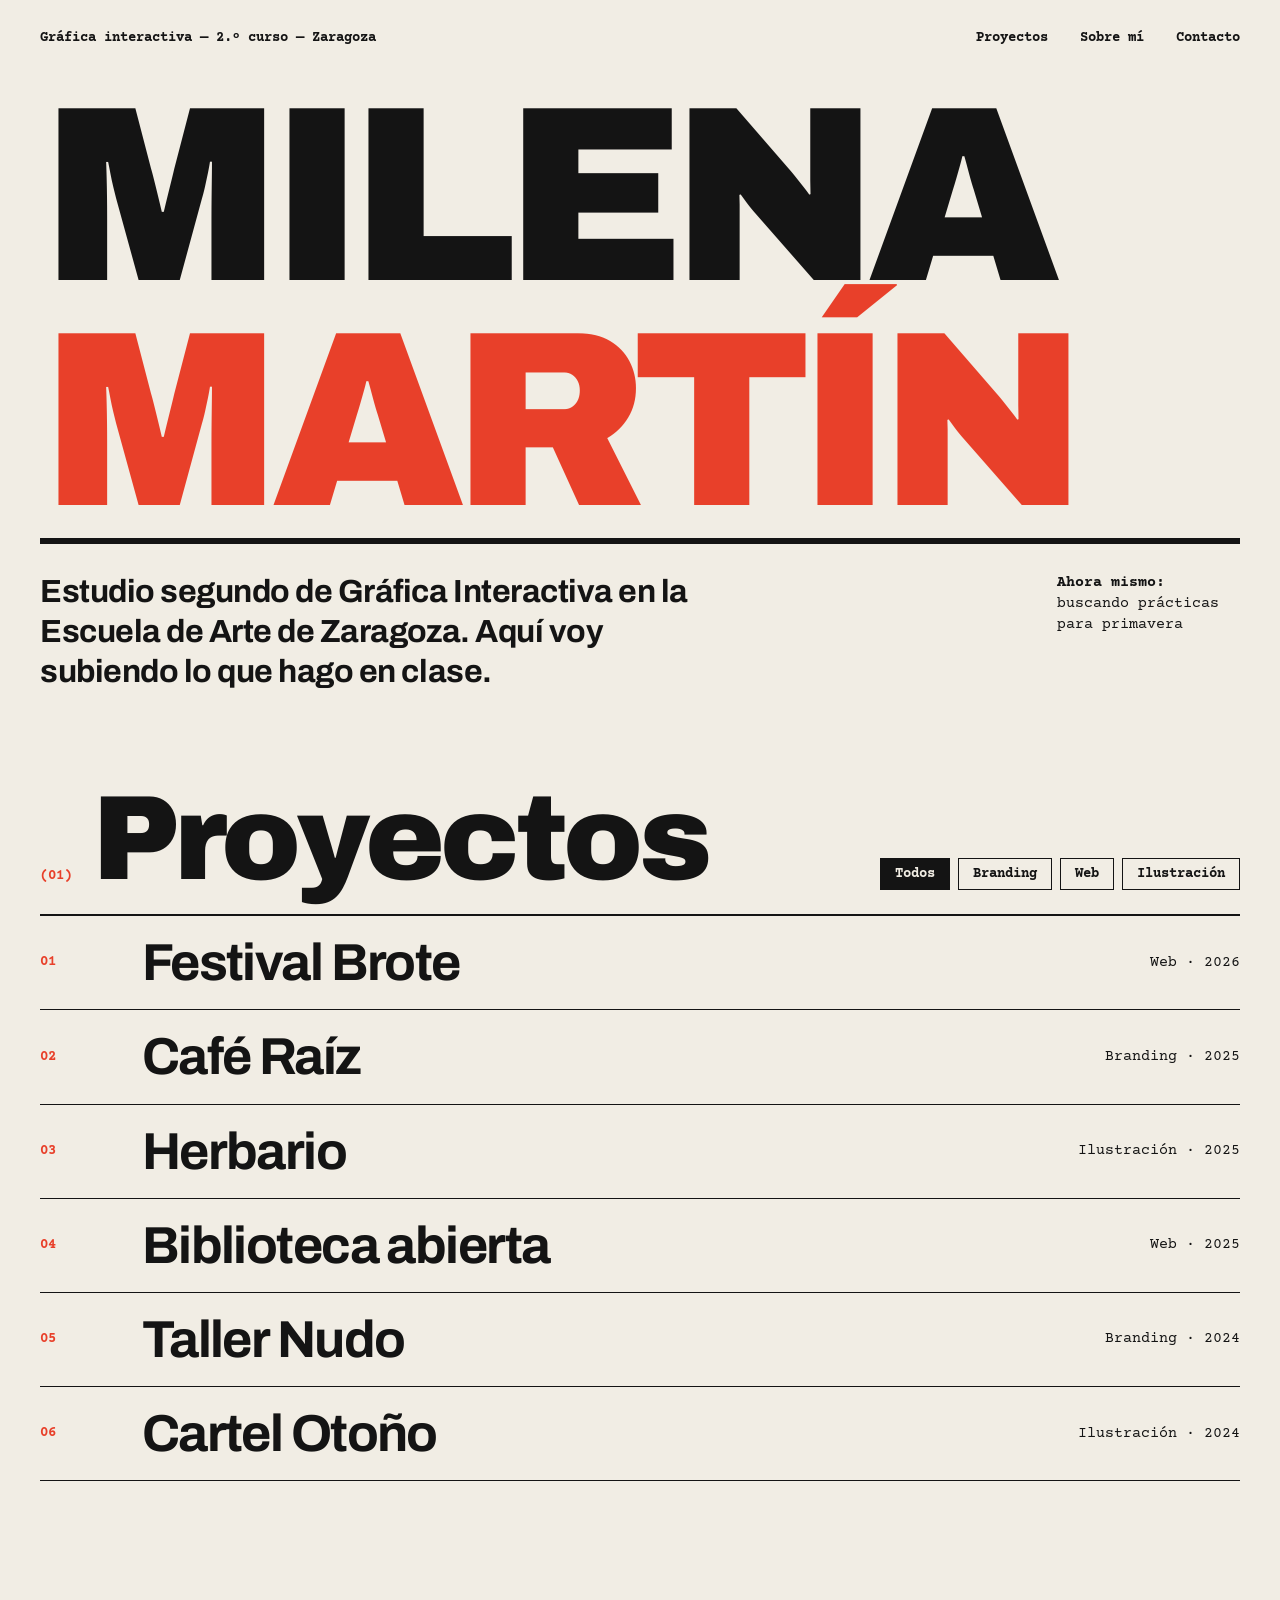
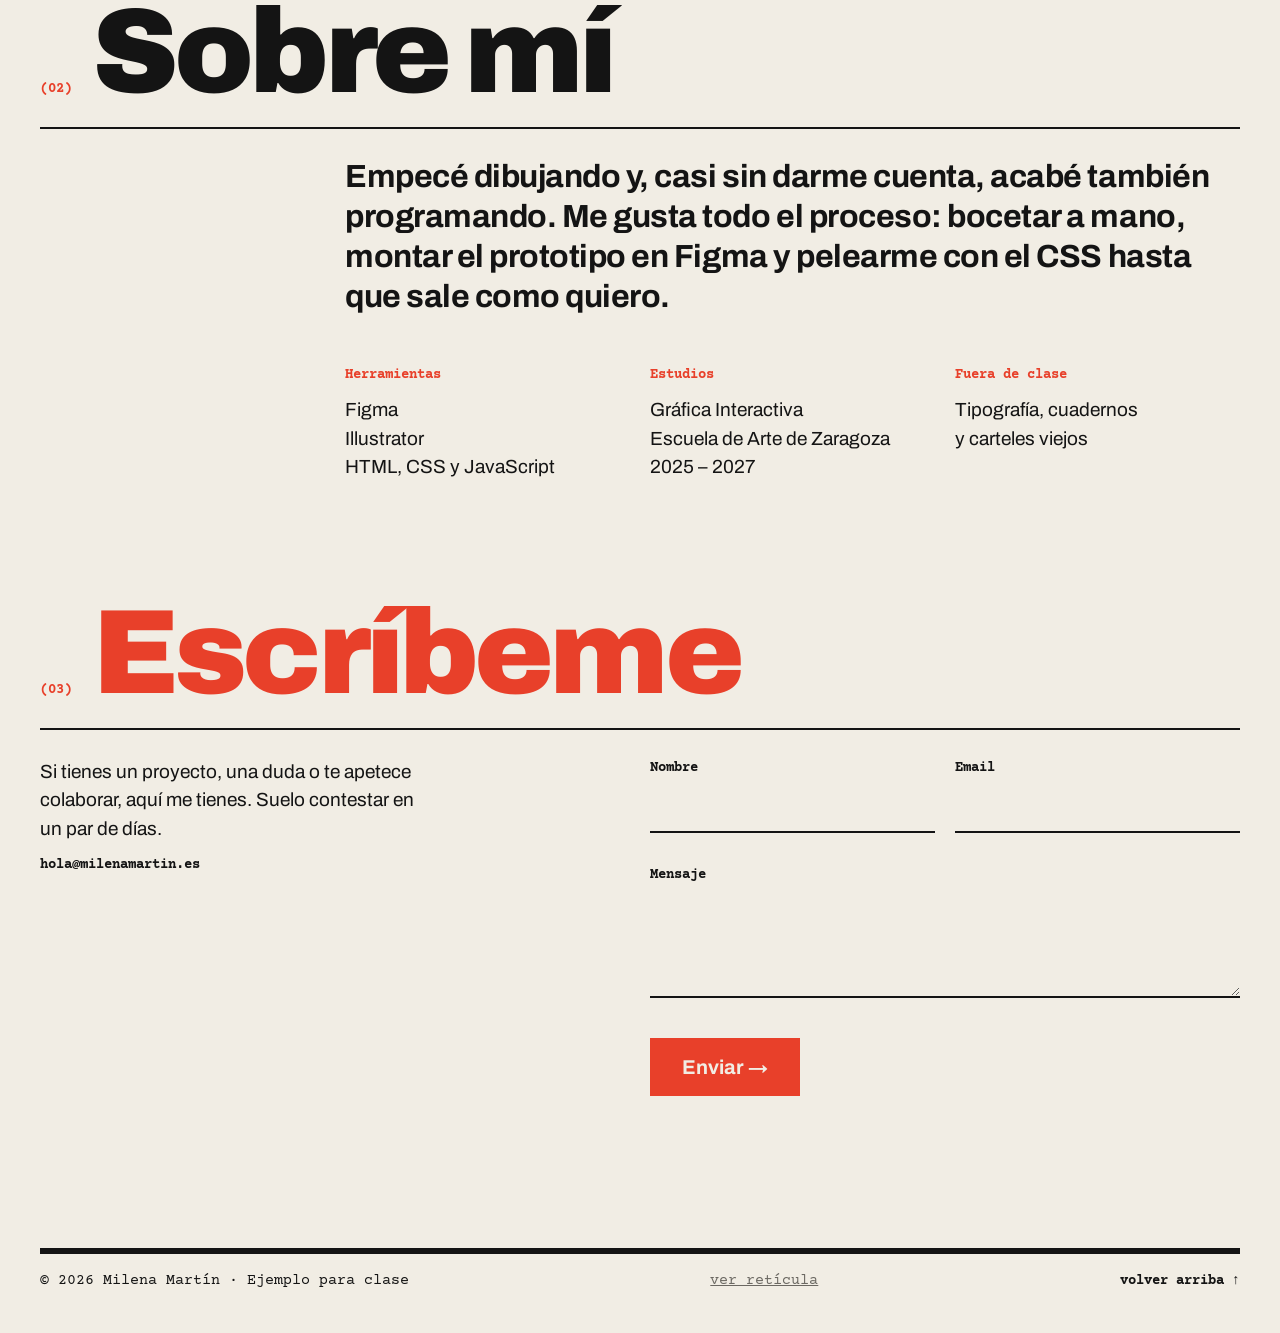
<file: index.html>
<!DOCTYPE html>
<html lang="es">
<head>
  <meta charset="UTF-8">
  <meta name="viewport" content="width=device-width, initial-scale=1.0">
  <title>Milena Martín · Gráfica interactiva</title>
  <meta name="description" content="Portfolio de Milena Martín, estudiante de Gráfica Interactiva en Zaragoza.">

  <link rel="preconnect" href="https://fonts.googleapis.com">
  <link rel="preconnect" href="https://fonts.gstatic.com" crossorigin>
  <link href="https://fonts.googleapis.com/css2?family=Archivo:wght@400;700;900&family=Courier+Prime:wght@400;700&display=swap" rel="stylesheet">

  <link rel="stylesheet" href="css/estilos.css">
</head>
<body>

  <header class="cabecera" id="inicio">
    <p class="meta-fuerte"><span class="solo-grande">Gráfica interactiva — </span>2.º curso<span class="solo-grande"> — Zaragoza</span></p>
    <nav class="menu">
      <a href="#proyectos">Proyectos</a>
      <a href="#sobre-mi">Sobre mí</a>
      <a href="#contacto">Contacto</a>
    </nav>
  </header>

  <main>

    <!-- portada -->
    <section class="portada">
      <h1 class="nombre">Milena <span>Martín</span></h1>

      <div class="reticula intro">
        <p class="entradilla">
          Estudio segundo de Gráfica Interactiva en la Escuela de Arte
          de Zaragoza. Aquí voy subiendo lo que hago en clase.
        </p>
        <p class="ahora">
          <strong>Ahora mismo:</strong><br>
          buscando prácticas<br>para primavera
        </p>
      </div>
    </section>

    <!-- proyectos -->
    <section class="seccion" id="proyectos">
      <div class="titulo-seccion">
        <h2><span class="numero">(01)</span> Proyectos</h2>

        <div class="filtros">
          <button class="filtro activo" data-filtro="todos">Todos</button>
          <button class="filtro" data-filtro="branding">Branding</button>
          <button class="filtro" data-filtro="web">Web</button>
          <button class="filtro" data-filtro="ilustracion">Ilustración</button>
        </div>
      </div>

      <ol class="indice">
        <li class="fila" data-categoria="web" data-color="rojo" data-pie="la portada de Brote">
          <a href="proyecto.html">
            <span class="numero">01</span>
            <span class="titulo">Festival Brote</span>
            <span class="datos">Web · 2026</span>
          </a>
        </li>
        <li class="fila" data-categoria="branding" data-color="tinta" data-pie="logo y tazas">
          <a href="#proyectos">
            <span class="numero">02</span>
            <span class="titulo">Café Raíz</span>
            <span class="datos">Branding · 2025</span>
          </a>
        </li>
        <li class="fila" data-categoria="ilustracion" data-color="hueco" data-pie="lámina 14, el tomillo">
          <a href="#proyectos">
            <span class="numero">03</span>
            <span class="titulo">Herbario</span>
            <span class="datos">Ilustración · 2025</span>
          </a>
        </li>
        <li class="fila" data-categoria="web" data-color="tinta" data-pie="pantalla de reservas">
          <a href="#proyectos">
            <span class="numero">04</span>
            <span class="titulo">Biblioteca abierta</span>
            <span class="datos">Web · 2025</span>
          </a>
        </li>
        <li class="fila" data-categoria="branding" data-color="rojo" data-pie="etiquetas cosidas">
          <a href="#proyectos">
            <span class="numero">05</span>
            <span class="titulo">Taller Nudo</span>
            <span class="datos">Branding · 2024</span>
          </a>
        </li>
        <li class="fila" data-categoria="ilustracion" data-color="hueco" data-pie="el cartel en la puerta">
          <a href="#proyectos">
            <span class="numero">06</span>
            <span class="titulo">Cartel Otoño</span>
            <span class="datos">Ilustración · 2024</span>
          </a>
        </li>
      </ol>

      <div class="vista-previa" aria-hidden="true"><span></span></div>
    </section>

    <!-- sobre mí -->
    <section class="seccion" id="sobre-mi">
      <div class="titulo-seccion">
        <h2><span class="numero">(02)</span> Sobre mí</h2>
      </div>

      <div class="reticula">
        <p class="entradilla sobre-texto">
          Empecé dibujando y, casi sin darme cuenta, acabé también programando.
          Me gusta todo el proceso: bocetar a mano, montar el prototipo en Figma
          y pelearme con el CSS hasta que sale como quiero.
        </p>

        <div class="dato">
          <h3>Herramientas</h3>
          <p>Figma<br>Illustrator<br>HTML, CSS y JavaScript</p>
        </div>
        <div class="dato">
          <h3>Estudios</h3>
          <p>Gráfica Interactiva<br>Escuela de Arte de Zaragoza<br>2025 – 2027</p>
        </div>
        <div class="dato">
          <h3>Fuera de clase</h3>
          <p>Tipografía, cuadernos<br>y carteles viejos</p>
        </div>
      </div>
    </section>

    <!-- contacto -->
    <section class="seccion" id="contacto">
      <div class="titulo-seccion">
        <h2 class="rojo"><span class="numero">(03)</span> Escríbeme</h2>
      </div>

      <div class="reticula">
        <div class="contacto-texto">
          <p>Si tienes un proyecto, una duda o te apetece colaborar, aquí me tienes. Suelo contestar en un par de días.</p>
          <p class="meta-fuerte">hola@milenamartin.es</p>
        </div>

        <form class="formulario">
          <div class="campo">
            <label for="nombre">Nombre</label>
            <input type="text" id="nombre" name="nombre" required>
          </div>
          <div class="campo">
            <label for="email">Email</label>
            <input type="email" id="email" name="email" required>
          </div>
          <div class="campo campo-ancho">
            <label for="mensaje">Mensaje</label>
            <textarea id="mensaje" name="mensaje" rows="3" required></textarea>
          </div>
          <button type="submit" class="boton">Enviar →</button>
          <p class="aviso" role="status"></p>
        </form>
      </div>
    </section>

  </main>

  <footer class="pie">
    <p>© <span id="anio"></span> Milena Martín · Ejemplo para clase</p>
    <button class="ver-reticula" type="button">ver retícula</button>
    <a href="#inicio" class="meta-fuerte">volver arriba ↑</a>
  </footer>

  <div class="columnas" aria-hidden="true">
    <span></span><span></span><span></span><span></span><span></span><span></span>
    <span></span><span></span><span></span><span></span><span></span><span></span>
  </div>

  <script src="js/script.js"></script>
</body>
</html>
</file>
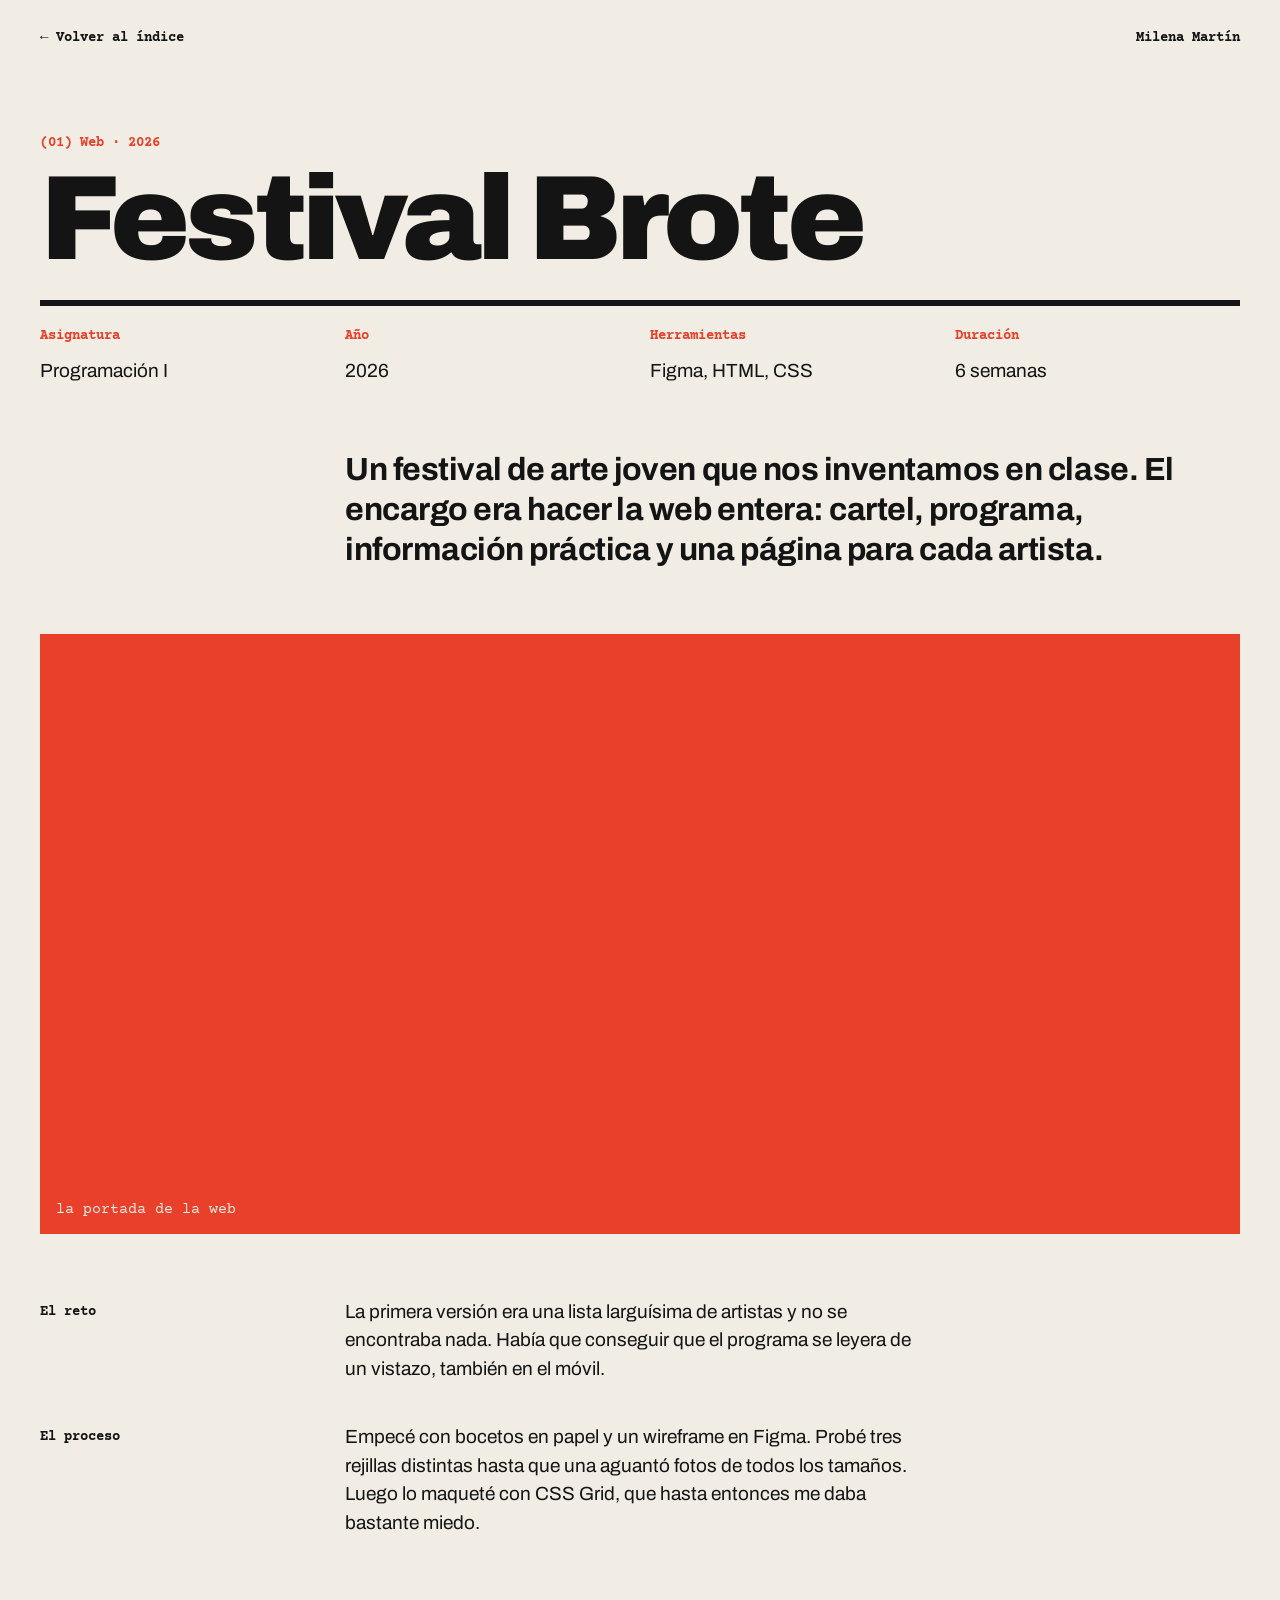
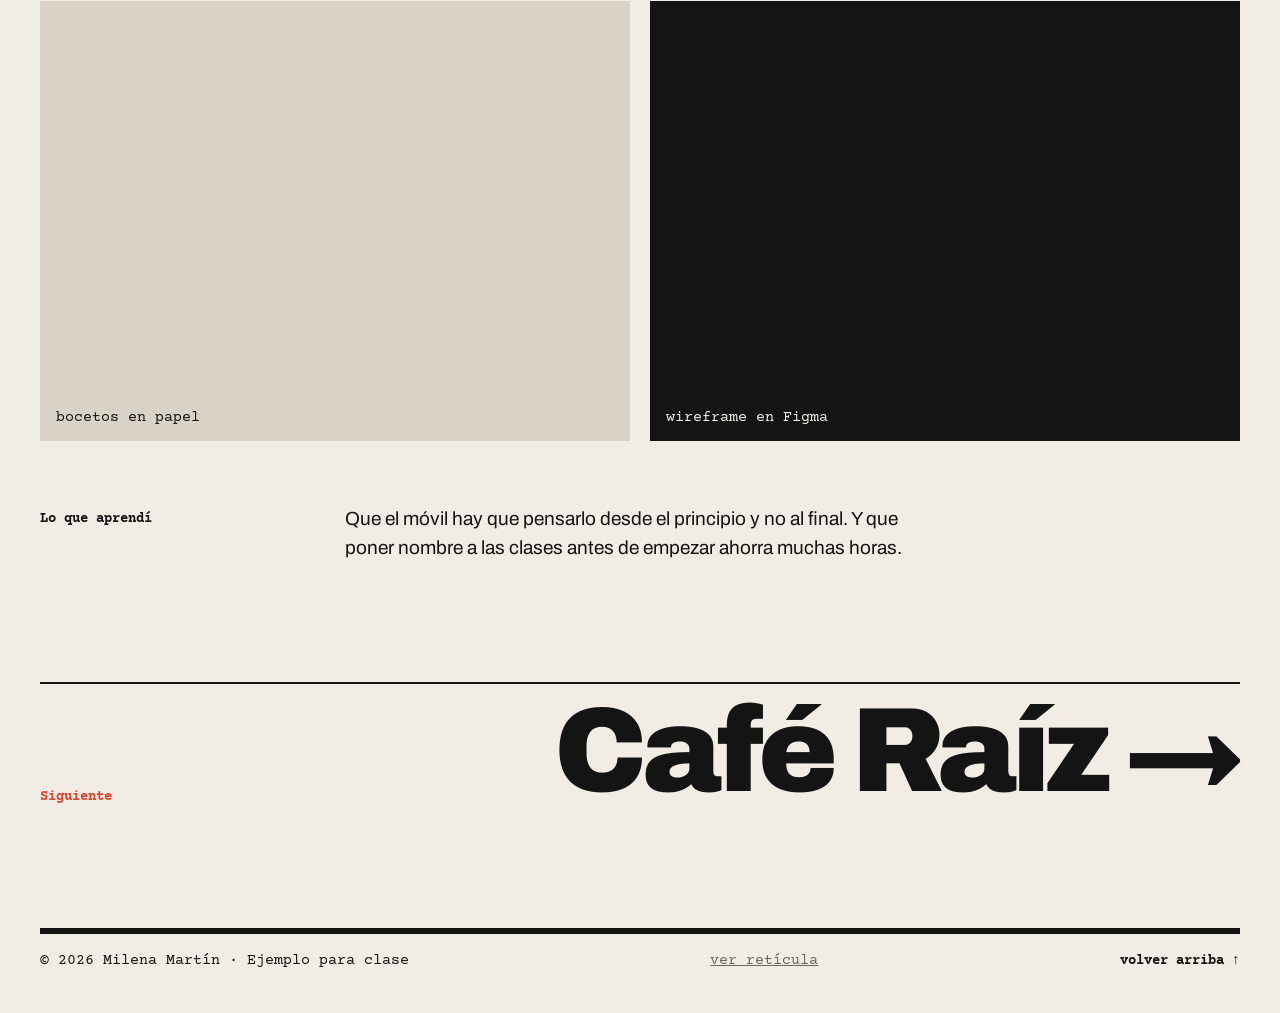
<file: proyecto.html>
<!DOCTYPE html>
<html lang="es">
<head>
  <meta charset="UTF-8">
  <meta name="viewport" content="width=device-width, initial-scale=1.0">
  <title>Festival Brote · Milena Martín</title>
  <meta name="description" content="Festival Brote: web para un festival de arte joven. Proyecto de Milena Martín.">

  <link rel="preconnect" href="https://fonts.googleapis.com">
  <link rel="preconnect" href="https://fonts.gstatic.com" crossorigin>
  <link href="https://fonts.googleapis.com/css2?family=Archivo:wght@400;700;900&family=Courier+Prime:wght@400;700&display=swap" rel="stylesheet">

  <link rel="stylesheet" href="css/estilos.css">
</head>
<body>

  <header class="cabecera" id="inicio">
    <a href="index.html#proyectos" class="meta-fuerte">← Volver al índice</a>
    <a href="index.html" class="meta-fuerte">Milena Martín</a>
  </header>

  <main class="proyecto">

    <p class="meta-fuerte rojo">(01) Web · 2026</p>
    <h1 class="titular">Festival Brote</h1>

    <dl class="reticula ficha">
      <div><dt>Asignatura</dt><dd>Programación I</dd></div>
      <div><dt>Año</dt><dd>2026</dd></div>
      <div><dt>Herramientas</dt><dd>Figma, HTML, CSS</dd></div>
      <div><dt>Duración</dt><dd>6 semanas</dd></div>
    </dl>

    <div class="reticula">
      <p class="entradilla proyecto-intro">
        Un festival de arte joven que nos inventamos en clase. El encargo era hacer
        la web entera: cartel, programa, información práctica y una página para cada artista.
      </p>
    </div>

    <figure class="imagen imagen-grande rojo-fondo">
      <figcaption>la portada de la web</figcaption>
    </figure>

    <div class="reticula bloque">
      <h2>El reto</h2>
      <p>
        La primera versión era una lista larguísima de artistas y no se encontraba nada.
        Había que conseguir que el programa se leyera de un vistazo, también en el móvil.
      </p>

      <h2>El proceso</h2>
      <p>
        Empecé con bocetos en papel y un wireframe en Figma. Probé tres rejillas distintas
        hasta que una aguantó fotos de todos los tamaños. Luego lo maqueté con CSS Grid,
        que hasta entonces me daba bastante miedo.
      </p>
    </div>

    <div class="reticula imagenes">
      <figure class="imagen hueco-fondo">
        <figcaption>bocetos en papel</figcaption>
      </figure>
      <figure class="imagen tinta-fondo">
        <figcaption>wireframe en Figma</figcaption>
      </figure>
    </div>

    <div class="reticula bloque">
      <h2>Lo que aprendí</h2>
      <p>
        Que el móvil hay que pensarlo desde el principio y no al final. Y que poner nombre
        a las clases antes de empezar ahorra muchas horas.
      </p>
    </div>

    <a href="index.html#proyectos" class="siguiente">
      <span class="meta-fuerte rojo">Siguiente</span>
      <span class="titular">Café Raíz →</span>
    </a>

  </main>

  <footer class="pie">
    <p>© <span id="anio"></span> Milena Martín · Ejemplo para clase</p>
    <button class="ver-reticula" type="button">ver retícula</button>
    <a href="#inicio" class="meta-fuerte">volver arriba ↑</a>
  </footer>

  <div class="columnas" aria-hidden="true">
    <span></span><span></span><span></span><span></span><span></span><span></span>
    <span></span><span></span><span></span><span></span><span></span><span></span>
  </div>

  <script src="js/script.js"></script>
</body>
</html>
</file>
<file: css/estilos.css>
/* variables (las mismas que en Figma, colección Cartel) */
:root {
  --papel: #F1EDE4;
  --tinta: #141414;
  --rojo: #E8402A;
  --gris: #6B6862;
  --linea: #C9C3B8;
  --hueco: #D9D3C7;

  --fuente-titulos: "Archivo", "Helvetica Neue", Arial, sans-serif;
  --fuente-meta: "Courier Prime", "Courier New", monospace;

  --margen: 40px;
  --medianil: 20px;
}

* {
  box-sizing: border-box;
  margin: 0;
  padding: 0;
}

html {
  scroll-behavior: smooth;
}

body {
  background: var(--papel);
  color: var(--tinta);
  font-family: var(--fuente-titulos);
  font-size: 19px;
  line-height: 1.5;
  padding: 0 var(--margen);
  overflow-x: hidden;
}

a {
  color: inherit;
}

/* la retícula de 12 columnas */
.reticula {
  display: grid;
  grid-template-columns: repeat(12, 1fr);
  column-gap: var(--medianil);
}

.meta-fuerte {
  font-family: var(--fuente-meta);
  font-weight: 700;
  font-size: 14px;
  text-decoration: none;
}

.rojo {
  color: var(--rojo);
}

.entradilla {
  font-weight: 700;
  font-size: 32px;
  line-height: 1.25;
  letter-spacing: -0.015em;
}


/* cabecera */
.cabecera {
  display: flex;
  justify-content: space-between;
  align-items: center;
  padding: 28px 0;
}

.menu {
  display: flex;
  gap: 32px;
}

.menu a {
  font-family: var(--fuente-meta);
  font-weight: 700;
  font-size: 14px;
  text-decoration: none;
}

.menu a:hover,
.cabecera a:hover {
  color: var(--rojo);
}


/* portada */
.nombre {
  font-weight: 900;
  font-size: min(19.5vw, 250px);
  line-height: 0.9;
  letter-spacing: -0.05em;
  text-transform: uppercase;
  margin-top: 8px;
  padding-bottom: 4px;
  border-bottom: 6px solid var(--tinta);
}

.nombre span {
  display: block;
  color: var(--rojo);
}

.intro {
  padding: 28px 0 96px;
}

.intro .entradilla {
  grid-column: 1 / 8;
}

.ahora {
  grid-column: 11 / 13;
  font-family: var(--fuente-meta);
  font-size: 15px;
  line-height: 1.4;
}


/* secciones */
.seccion {
  padding-top: 120px;
}

#proyectos {
  padding-top: 0;
}

.titulo-seccion {
  display: flex;
  justify-content: space-between;
  align-items: flex-end;
  gap: 20px;
  padding-bottom: 24px;
  border-bottom: 2px solid var(--tinta);
}

.titulo-seccion h2 {
  display: flex;
  align-items: baseline;
  gap: 20px;
  font-weight: 900;
  font-size: 120px;
  line-height: 0.85;
  letter-spacing: -0.04em;
}

.numero {
  font-family: var(--fuente-meta);
  font-weight: 700;
  font-size: 14px;
  letter-spacing: 0;
  color: var(--rojo);
}


/* filtros */
.filtros {
  display: flex;
  flex-wrap: wrap;
  gap: 8px;
}

.filtro {
  font-family: var(--fuente-meta);
  font-weight: 700;
  font-size: 14px;
  padding: 7px 14px;
  border: 1.5px solid var(--tinta);
  background: none;
  color: var(--tinta);
  cursor: pointer;
}

.filtro:hover {
  border-color: var(--rojo);
  color: var(--rojo);
}

.filtro.activo {
  background: var(--tinta);
  border-color: var(--tinta);
  color: var(--papel);
}


/* índice de proyectos */
.indice {
  list-style: none;
}

.fila a {
  display: grid;
  grid-template-columns: repeat(12, 1fr);
  column-gap: var(--medianil);
  align-items: center;
  padding: 18px 0;
  border-bottom: 1px solid var(--tinta);
  text-decoration: none;
}

.fila .titulo {
  grid-column: 2 / 10;
  font-weight: 700;
  font-size: 52px;
  line-height: 1.1;
  letter-spacing: -0.03em;
  transition: color 0.15s, transform 0.15s;
}

.fila .datos {
  grid-column: 10 / 13;
  justify-self: end;
  font-family: var(--fuente-meta);
  font-size: 15px;
}

.fila a:hover .titulo {
  color: var(--rojo);
  transform: translateX(12px);
}

.fila.oculta {
  display: none;
}

.vista-previa {
  position: fixed;
  top: 0;
  left: 0;
  width: 300px;
  height: 200px;
  pointer-events: none;
  opacity: 0;
  transition: opacity 0.15s;
  z-index: 5;
}

.vista-previa.visible {
  opacity: 1;
}

.vista-previa span {
  position: absolute;
  left: 16px;
  bottom: 12px;
  font-family: var(--fuente-meta);
  font-size: 15px;
}

.vista-previa.rojo,
.rojo-fondo {
  background: var(--rojo);
  color: var(--papel);
}

.vista-previa.tinta,
.tinta-fondo {
  background: var(--tinta);
  color: var(--papel);
}

.vista-previa.hueco,
.hueco-fondo {
  background: var(--hueco);
  color: var(--tinta);
}


/* sobre mí */
.sobre-texto {
  grid-column: 4 / 13;
  padding-top: 28px;
}

.dato {
  grid-column: span 3;
  margin-top: 48px;
}

.dato:first-of-type {
  grid-column: 4 / 7;
}

.dato h3,
.ficha dt {
  font-family: var(--fuente-meta);
  font-weight: 700;
  font-size: 14px;
  color: var(--rojo);
  margin-bottom: 10px;
}


/* contacto */
.titulo-seccion .rojo {
  color: var(--rojo);
}

.contacto-texto {
  grid-column: 1 / 5;
  padding-top: 28px;
}

.contacto-texto p + p {
  margin-top: 12px;
}

.formulario {
  grid-column: 7 / 13;
  display: grid;
  grid-template-columns: 1fr 1fr;
  gap: 32px var(--medianil);
  padding-top: 28px;
}

.campo-ancho,
.boton,
.aviso {
  grid-column: 1 / -1;
}

.campo label {
  display: block;
  font-family: var(--fuente-meta);
  font-weight: 700;
  font-size: 14px;
  margin-bottom: 8px;
}

.campo input,
.campo textarea {
  width: 100%;
  border: none;
  border-bottom: 2px solid var(--tinta);
  background: transparent;
  font: inherit;
  color: var(--tinta);
  padding: 8px 0;
  resize: vertical;
}

.campo input:focus,
.campo textarea:focus {
  outline: none;
  border-bottom-color: var(--rojo);
}

.boton {
  justify-self: start;
  background: var(--rojo);
  color: var(--papel);
  border: none;
  font-family: var(--fuente-titulos);
  font-weight: 700;
  font-size: 20px;
  padding: 18px 32px;
  cursor: pointer;
}

.boton:hover {
  background: var(--tinta);
}

.aviso {
  font-family: var(--fuente-meta);
  font-weight: 700;
  color: var(--rojo);
}


/* pie */
.pie {
  display: flex;
  justify-content: space-between;
  align-items: center;
  flex-wrap: wrap;
  gap: 12px;
  margin-top: 120px;
  padding: 16px 0 40px;
  border-top: 6px solid var(--tinta);
  font-family: var(--fuente-meta);
  font-size: 15px;
}

.ver-reticula {
  font: inherit;
  background: none;
  border: none;
  text-decoration: underline;
  color: var(--gris);
  cursor: pointer;
}

.ver-reticula:hover {
  color: var(--rojo);
}

/* las columnas que se ven al pulsar "ver retícula" */
.columnas {
  position: fixed;
  inset: 0;
  padding: 0 var(--margen);
  display: grid;
  grid-template-columns: repeat(12, 1fr);
  column-gap: var(--medianil);
  pointer-events: none;
  opacity: 0;
  transition: opacity 0.2s;
  z-index: 10;
}

.columnas span {
  background: rgba(232, 64, 42, 0.1);
}

.con-reticula .columnas {
  opacity: 1;
}


/* página de proyecto */
.proyecto {
  padding-top: 56px;
}

.titular {
  font-weight: 900;
  font-size: 120px;
  line-height: 0.95;
  letter-spacing: -0.04em;
}

.proyecto h1 {
  margin-top: 8px;
  padding-bottom: 24px;
  border-bottom: 6px solid var(--tinta);
}

.ficha {
  padding-top: 20px;
}

.ficha div {
  grid-column: span 3;
}

.proyecto-intro {
  grid-column: 4 / 13;
  margin-top: 64px;
}

.imagen {
  position: relative;
  height: 600px;
  margin-top: 64px;
}

.imagen figcaption {
  position: absolute;
  left: 16px;
  bottom: 12px;
  font-family: var(--fuente-meta);
  font-size: 15px;
}

.bloque {
  margin-top: 64px;
  row-gap: 40px;
}

.bloque h2 {
  grid-column: 1 / 4;
  font-family: var(--fuente-meta);
  font-size: 14px;
  padding-top: 4px;
}

.bloque p {
  grid-column: 4 / 10;
}

.imagenes .imagen {
  grid-column: span 6;
  height: 440px;
}

.siguiente {
  display: flex;
  justify-content: space-between;
  align-items: flex-end;
  margin-top: 120px;
  padding-top: 10px;
  border-top: 2px solid var(--tinta);
  text-decoration: none;
}

.siguiente:hover .titular {
  color: var(--rojo);
}


/* responsive */
@media (max-width: 1000px) {
  .titulo-seccion h2,
  .titular {
    font-size: 88px;
  }

  .fila .titulo {
    font-size: 40px;
  }

  .contacto-texto,
  .formulario {
    grid-column: 1 / -1;
  }
}

@media (max-width: 700px) {
  :root {
    --margen: 20px;
    --medianil: 12px;
  }

  body {
    font-size: 17px;
  }

  .reticula,
  .columnas {
    grid-template-columns: repeat(4, 1fr);
  }

  .reticula > *,
  .dato:first-of-type,
  .imagenes .imagen {
    grid-column: 1 / -1;
  }

  .columnas span:nth-child(n + 5) {
    display: none;
  }

  .solo-grande {
    display: none;
  }

  .cabecera {
    padding: 20px 0;
  }

  .menu {
    gap: 14px;
  }

  .menu a,
  .cabecera .meta-fuerte {
    font-size: 12px;
  }

  .nombre {
    font-size: 20.5vw;
    margin-top: 24px;
    border-bottom-width: 4px;
  }

  .entradilla {
    font-size: 22px;
  }

  .intro {
    padding: 18px 0 0;
  }

  .ahora {
    display: none;
  }

  .seccion,
  #proyectos {
    padding-top: 72px;
  }

  .titulo-seccion {
    flex-direction: column;
    align-items: flex-start;
    gap: 16px;
    padding-bottom: 16px;
  }

  .titulo-seccion h2,
  .titular {
    font-size: 52px;
    gap: 10px;
  }

  .numero {
    font-size: 12px;
  }

  .filtro {
    padding: 7px 9px;
  }

  .fila a {
    grid-template-columns: 40px 1fr;
    padding: 14px 0;
  }

  .fila .titulo {
    grid-column: 2;
    font-size: 26px;
  }

  .fila .datos {
    display: none;
  }

  .sobre-texto,
  .contacto-texto {
    padding-top: 16px;
  }

  .dato {
    margin-top: 20px;
  }

  .formulario {
    grid-template-columns: 1fr;
    gap: 24px;
    padding-top: 24px;
  }

  .pie {
    margin-top: 72px;
    border-top-width: 4px;
    font-size: 12px;
  }

  .proyecto {
    padding-top: 24px;
  }

  .proyecto-intro,
  .imagen,
  .bloque {
    margin-top: 40px;
  }

  .imagen {
    height: 260px;
  }

  .imagenes {
    row-gap: 12px;
  }

  .imagenes .imagen {
    height: 220px;
  }

  .bloque {
    row-gap: 8px;
  }

  .bloque p {
    margin-bottom: 16px;
  }

  .siguiente {
    flex-direction: column;
    align-items: flex-start;
    margin-top: 72px;
  }

  .siguiente .titular {
    font-size: 40px;
  }
}
</file>
